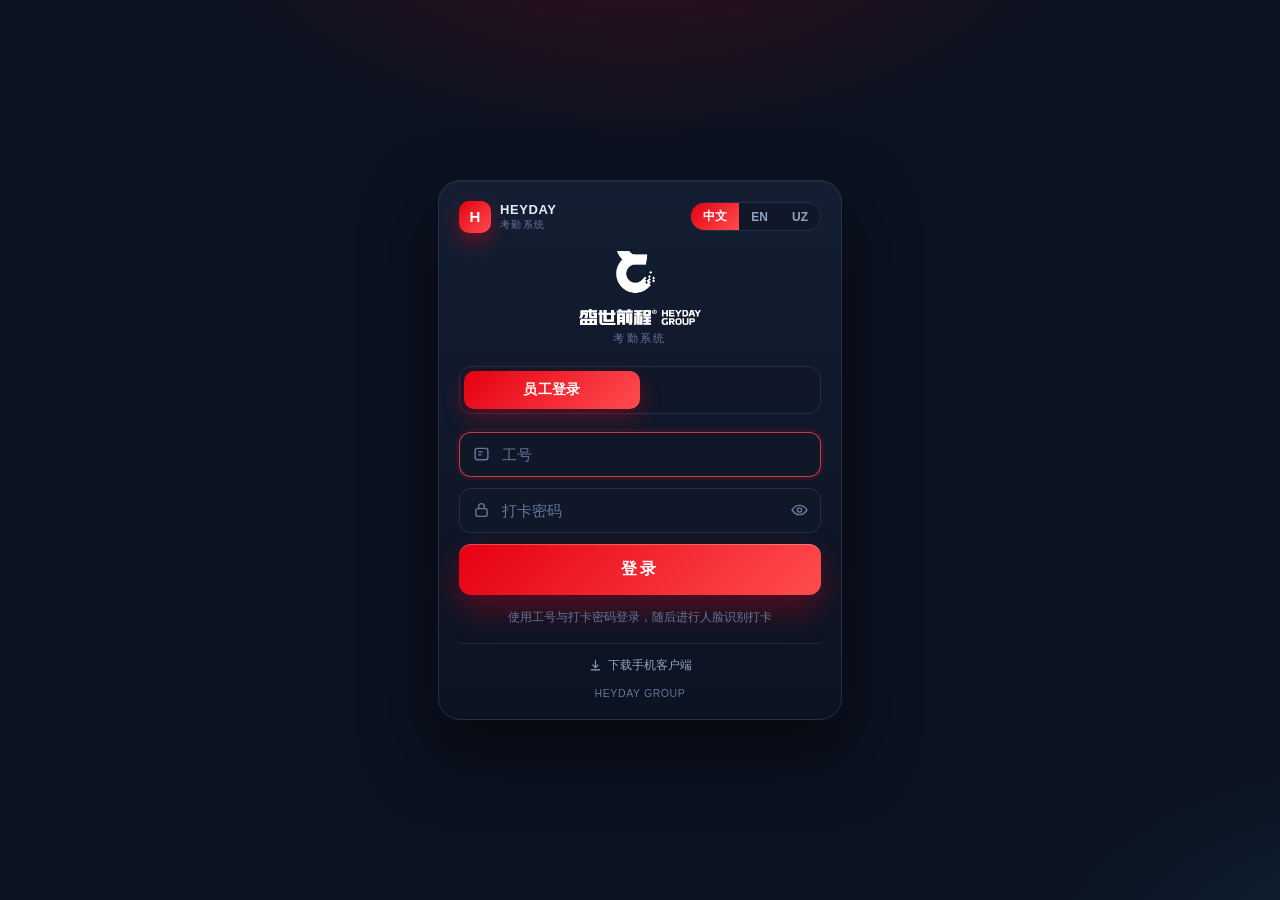
<file: index.html>
<!DOCTYPE html>
<html lang="zh-CN">
<head>
<meta charset="UTF-8">
<meta name="viewport" content="width=device-width, initial-scale=1.0, viewport-fit=cover">
<title data-i18n="app_title">考勤系统</title>
<meta name="theme-color" content="#0b1220">
<meta name="apple-mobile-web-app-capable" content="yes">
<meta name="apple-mobile-web-app-status-bar-style" content="black-translucent">
<script src="./static/js/i18n.js?v=1790492660"></script>
<style>
:root{
  --bg:#0b1220; --card:#131c30; --card2:#0f1729; --line:#22304d; --line2:#1a2740;
  --txt:#e6edf7; --sub:#8fa3c2; --dim:#63779a;
  --brand:#e60012; --brand2:#ff4d4f;
  --acc:#38bdf8; --acc2:#22d3ee;
  --ok:#34d399; --warn:#fbbf24; --bad:#f87171;
}
*{box-sizing:border-box;margin:0;padding:0;-webkit-tap-highlight-color:transparent}
body{
  background:var(--bg);color:var(--txt);min-height:100vh;display:flex;align-items:center;justify-content:center;
  padding:20px 16px calc(20px + env(safe-area-inset-bottom));
  font-family:-apple-system,BlinkMacSystemFont,"PingFang SC","Microsoft YaHei",sans-serif;
  position:relative;overflow-x:hidden;
}
body::before{
  content:"";position:fixed;inset:0;z-index:-1;pointer-events:none;
  background:
    radial-gradient(760px 420px at 50% -12%, rgba(230,0,18,.20), transparent 62%),
    radial-gradient(620px 380px at 108% 108%, rgba(56,189,248,.11), transparent 60%),
    var(--bg);
}

/* ---------- 卡片 ---------- */
.box{
  width:100%;max-width:404px;padding:20px;border-radius:22px;
  background:linear-gradient(180deg,rgba(21,31,52,.94),rgba(12,19,34,.97));
  border:1px solid var(--line);
  box-shadow:0 30px 70px rgba(0,0,0,.55), inset 0 1px 0 rgba(255,255,255,.05);
  animation:up .45s cubic-bezier(.2,.8,.3,1) both;
}
@keyframes up{from{opacity:0;transform:translateY(12px)}to{opacity:1;transform:none}}

/* ---------- 顶栏 ---------- */
.topbar{display:flex;align-items:center;justify-content:space-between;gap:10px;margin-bottom:18px}
.brand{display:flex;align-items:center;gap:9px;min-width:0}
.brand .logo{
  width:32px;height:32px;border-radius:10px;flex:0 0 auto;display:grid;place-items:center;
  background:linear-gradient(135deg,var(--brand),var(--brand2));
  color:#fff;font-weight:800;font-size:15px;box-shadow:0 8px 20px rgba(230,0,18,.42);
}
.brand .b1{font-size:13px;font-weight:700;letter-spacing:.6px;line-height:1.2}
.brand .b2{font-size:10px;color:var(--dim);letter-spacing:1.4px;text-transform:uppercase;line-height:1.4}
.lang-switch{display:inline-flex;border:1px solid var(--line);border-radius:20px;overflow:hidden;background:var(--card2);flex:0 0 auto}
.lang-switch .lang-btn{background:transparent;color:var(--sub);border:none;border-radius:0;padding:5px 12px;font-size:12px;font-weight:700;cursor:pointer;transition:.18s}
.lang-switch .lang-btn.active{background:linear-gradient(135deg,var(--brand),var(--brand2));color:#fff}

/* ---------- 主视觉 ---------- */
.hero{text-align:center;margin:2px 0 20px}
.hero .hl{
  width:60px;height:60px;margin:0 auto 14px;border-radius:19px;display:grid;place-items:center;
  background:linear-gradient(135deg,var(--brand),var(--brand2));
  font-size:27px;font-weight:800;color:#fff;box-shadow:0 16px 40px rgba(230,0,18,.42);
}
.hero h1{font-size:19px;font-weight:700;letter-spacing:.5px}
.hero-logo{height:74px;max-width:62%;object-fit:contain;display:block;margin:0 auto}
.hero .sub{font-size:10.5px;color:var(--dim);letter-spacing:2.4px;text-transform:uppercase;margin-top:7px}

/* ---------- 分段切换 ---------- */
.seg{position:relative;display:grid;grid-template-columns:1fr 1fr;background:var(--card2);border:1px solid var(--line);border-radius:13px;padding:4px;margin-bottom:18px}
.seg-ind{
  position:absolute;top:4px;left:4px;width:calc(50% - 4px);height:calc(100% - 8px);border-radius:10px;
  background:linear-gradient(135deg,var(--brand),var(--brand2));
  box-shadow:0 8px 20px rgba(230,0,18,.34);transition:transform .28s cubic-bezier(.4,1.25,.5,1);
}
.seg.role-admin .seg-ind{transform:translateX(100%)}
.seg-btn{
  position:relative;z-index:1;background:none;border:none;color:var(--sub);cursor:pointer;
  font-family:inherit;font-size:13.5px;font-weight:700;letter-spacing:.3px;padding:10px 6px;border-radius:10px;transition:color .2s;
}
.seg-btn.active{color:#fff}

/* ---------- 表单 ---------- */
.login-form{min-width:0}
.inp{position:relative;margin-bottom:11px}
.inp .ico{position:absolute;left:14px;top:50%;transform:translateY(-50%);color:var(--dim);pointer-events:none;display:flex}
.inp input{padding-left:42px}
.inp.has-eye input{padding-right:44px}
input{
  width:100%;background:var(--card2);border:1px solid var(--line);color:var(--txt);
  padding:13px;border-radius:12px;font-size:15px;outline:none;transition:.18s;
  font-family:inherit;
}
input::placeholder{color:var(--dim)}
input:focus{border-color:rgba(255,77,79,.75);box-shadow:0 0 0 3px rgba(230,0,18,.13)}
.eye{
  position:absolute;right:5px;top:50%;transform:translateY(-50%);background:none;border:none;
  color:var(--dim);cursor:pointer;padding:8px;border-radius:9px;display:flex;transition:.18s;
}
.eye:hover{color:var(--sub);background:rgba(255,255,255,.05)}

/* ---------- 按钮 ---------- */
button{font-family:inherit;font-size:14px;cursor:pointer}
.btn{
  display:block;width:100%;border:1px solid var(--line);background:var(--card2);color:var(--txt);
  padding:12px 14px;border-radius:12px;transition:.18s;text-align:center;text-decoration:none;
}
.btn.primary{
  border:none;color:#fff;font-weight:800;font-size:16px;letter-spacing:3px;padding:15px;
  background:linear-gradient(135deg,var(--brand),var(--brand2));
  box-shadow:0 14px 32px rgba(230,0,18,.34), inset 0 1px 0 rgba(255,255,255,.25);
}
.btn.primary:active{transform:translateY(1px)}
.btn.primary.busy{opacity:.72;cursor:progress;letter-spacing:1px}
.btn.primary.busy .sp{display:inline-block}
.sp{display:none;width:13px;height:13px;margin-right:8px;vertical-align:-1px;border-radius:50%;
  border:2px solid rgba(255,255,255,.35);border-top-color:#fff;animation:spin .7s linear infinite}
@keyframes spin{to{transform:rotate(360deg)}}

/* ---------- 状态提示 ---------- */
.status-card{
  display:none;align-items:flex-start;gap:10px;border-radius:13px;padding:11px 13px;
  font-size:13px;line-height:1.6;margin-top:13px;border:1px solid transparent;
}
.status-card.show{display:flex;animation:up .3s ease both}
.status-card .si{
  width:21px;height:21px;border-radius:50%;flex:0 0 auto;display:grid;place-items:center;
  font-size:12px;font-weight:800;background:rgba(255,255,255,.13);margin-top:1px;
}
.status-card.bad{background:rgba(248,113,113,.1);border-color:rgba(248,113,113,.3);color:#fbc4c4}
.status-card.bad .si{background:rgba(248,113,113,.22);color:var(--bad)}
.status-card.info{background:rgba(56,189,248,.09);border-color:rgba(56,189,248,.26);color:#bcd7f0}
.status-card.info .si{background:rgba(56,189,248,.2);color:var(--acc)}

/* ---------- 说明 / 页脚 ---------- */
.hint{font-size:11.5px;color:var(--dim);line-height:1.7;text-align:center;margin-top:13px}
.foot{margin-top:16px;padding-top:13px;border-top:1px solid var(--line2);text-align:center}
.foot a{color:var(--sub);font-size:12px;text-decoration:none;display:inline-flex;align-items:center;gap:6px}
.foot a:hover{color:var(--acc)}
.cr{text-align:center;font-size:10.5px;color:var(--dim);letter-spacing:.6px;margin-top:11px}
.hidden{display:none !important}

@media(max-width:400px){
  .box{padding:17px;border-radius:18px}
  .hero-logo{height:63px}
  .btn.primary{letter-spacing:2px;font-size:15px}
}
</style>
<style>#tab-admin{display:none!important}</style>
<script>window.ATT_API_BASE='https://attendance.heyday-global.com';function attAuthHdr(){var t=localStorage.getItem('att_token');return t?{Authorization:'Bearer '+t}:{}};</script>
</head>
<body>
<div class="box">
  <div class="topbar">
    <div class="brand">
      <div class="logo">H</div>
      <div class="bt">
        <div class="b1">HEYDAY</div>
        <div class="b2" data-i18n="app_title">考勤系统</div>
      </div>
    </div>
    <div class="lang-switch" id="lang-box"></div>
  </div>

  <div class="hero">
    <img class="hero-logo" src="./static/img/logo_white.png?v=1790240433" alt="北京盛世前程">
    <div class="sub" data-i18n="app_title">考勤系统</div>
  </div>

  <div class="seg" id="roleSeg">
    <span class="seg-ind"></span>
    <button type="button" class="seg-btn active" id="tab-emp" onclick="switchTab('emp')" data-i18n="employee_login">员工登录</button>
    <button type="button" class="seg-btn" id="tab-admin" onclick="switchTab('admin')" data-i18n="admin_login">管理员登录</button>
  </div>

  <!-- 员工 -->
  <form class="login-form" id="form-emp" onsubmit="doLogin('emp'); return false;">
    <div class="inp">
      <span class="ico"><svg width="17" height="17" viewBox="0 0 24 24" fill="none" stroke="currentColor" stroke-width="2" stroke-linecap="round"><rect x="3" y="4" width="18" height="16" rx="3"/><path d="M8 9h5M8 13h3"/></svg></span>
      <input id="emp-no" data-i18n-placeholder="employee_no" placeholder="工号" autocomplete="username" autocapitalize="none" autocorrect="off" spellcheck="false">
    </div>
    <div class="inp has-eye">
      <span class="ico"><svg width="17" height="17" viewBox="0 0 24 24" fill="none" stroke="currentColor" stroke-width="2" stroke-linecap="round"><rect x="4" y="10" width="16" height="11" rx="3"/><path d="M8 10V7a4 4 0 0 1 8 0v3"/></svg></span>
      <input id="emp-pin" type="password" data-i18n-placeholder="pin" placeholder="打卡密码" autocomplete="current-password" inputmode="numeric" pattern="[0-9]*">
      <button type="button" class="eye" onclick="togglePwd('emp-pin',this)" data-i18n-title="pwd_show"></button>
    </div>
    <button class="btn primary" id="btn-emp" type="submit"><span class="sp"></span><span class="lbl" data-i18n="login">登录</span></button>
    <div class="hint" data-i18n="login_hint_emp">使用工号与打卡密码登录，随后进行人脸识别打卡</div>
  </form>

  <!-- 管理员 -->
  <form class="login-form hidden" id="form-admin" onsubmit="doLogin('admin'); return false;">
    <div class="inp">
      <span class="ico"><svg width="17" height="17" viewBox="0 0 24 24" fill="none" stroke="currentColor" stroke-width="2" stroke-linecap="round"><circle cx="12" cy="8" r="4"/><path d="M4 20c0-4 3.6-6 8-6s8 2 8 6"/></svg></span>
      <input id="adm-user" data-i18n-placeholder="username" placeholder="用户名" autocomplete="username">
    </div>
    <div class="inp has-eye">
      <span class="ico"><svg width="17" height="17" viewBox="0 0 24 24" fill="none" stroke="currentColor" stroke-width="2" stroke-linecap="round"><rect x="4" y="10" width="16" height="11" rx="3"/><path d="M8 10V7a4 4 0 0 1 8 0v3"/></svg></span>
      <input id="adm-pass" type="password" data-i18n-placeholder="password" placeholder="密码" autocomplete="current-password">
      <button type="button" class="eye" onclick="togglePwd('adm-pass',this)" data-i18n-title="pwd_show"></button>
    </div>
    <button class="btn primary" id="btn-admin" type="submit"><span class="sp"></span><span class="lbl" data-i18n="login">登录</span></button>
    <div class="hint" data-i18n="login_hint_admin">仅限考勤管理员使用，登录后可管理员工与打卡数据</div>
  </form>

  <div class="status-card" id="msg"></div>

  <div class="foot">
    <a href="./download.html">
      <svg width="13" height="13" viewBox="0 0 24 24" fill="none" stroke="currentColor" stroke-width="2" stroke-linecap="round"><path d="M12 3v12"/><path d="M7 11l5 5 5-5"/><path d="M4 20h16"/></svg>
      <span data-i18n="get_app">下载手机客户端</span>
    </a>
  </div>
  <div class="cr">HEYDAY GROUP</div>
</div>

<script>
// I18N / tr / applyI18n / setLang / renderLangSwitcher 由 /static/js/i18n.js 全局提供
const SVG_EYE = '<svg width="17" height="17" viewBox="0 0 24 24" fill="none" stroke="currentColor" stroke-width="2" stroke-linecap="round"><path d="M1.5 12S5.6 5.5 12 5.5 22.5 12 22.5 12 18.4 18.5 12 18.5 1.5 12 1.5 12z"/><circle cx="12" cy="12" r="3"/></svg>';
const SVG_EYE_OFF = '<svg width="17" height="17" viewBox="0 0 24 24" fill="none" stroke="currentColor" stroke-width="2" stroke-linecap="round"><path d="M3 3l18 18"/><path d="M10.6 10.6a3 3 0 0 0 4.2 4.2"/><path d="M9.9 5.2A11 11 0 0 1 12 5c6.4 0 10.5 7 10.5 7a18.6 18.6 0 0 1-3.3 4.1"/><path d="M6.2 6.3A18.5 18.5 0 0 0 1.5 12S5.6 19 12 19a10.9 10.9 0 0 0 4.3-.9"/></svg>';

let currentTab = 'emp';

function togglePwd(id, btn) {
  const el = document.getElementById(id);
  const show = el.type === 'password';
  el.type = show ? 'text' : 'password';
  btn.innerHTML = show ? SVG_EYE_OFF : SVG_EYE;
  btn.title = tr(show ? 'pwd_hide' : 'pwd_show');
}

function switchTab(role) {
  currentTab = role;
  document.getElementById('tab-emp').classList.toggle('active', role === 'emp');
  document.getElementById('tab-admin').classList.toggle('active', role === 'admin');
  document.getElementById('roleSeg').classList.toggle('role-admin', role === 'admin');
  document.getElementById('form-emp').classList.toggle('hidden', role !== 'emp');
  document.getElementById('form-admin').classList.toggle('hidden', role !== 'admin');
  clearMsg();
  const first = document.getElementById(role === 'emp' ? 'emp-no' : 'adm-user');
  if (first && window.matchMedia('(min-width: 820px)').matches) first.focus();
}

function clearMsg() {
  const box = document.getElementById('msg');
  box.className = 'status-card';
  box.innerHTML = '';
}

function showMsg(text, isErr) {
  const box = document.getElementById('msg');
  box.className = 'status-card show ' + (isErr ? 'bad' : 'info');
  box.innerHTML = '';
  const i = document.createElement('span');
  i.className = 'si';
  i.textContent = isErr ? '!' : 'i';
  const t = document.createElement('span');
  t.className = 'st';
  t.textContent = text || '';
  box.appendChild(i);
  box.appendChild(t);
}

function setBusy(btn, busy) {
  if (!btn) return;
  btn.disabled = !!busy;
  btn.classList.toggle('busy', !!busy);
  const lbl = btn.querySelector('.lbl');
  if (lbl) lbl.textContent = tr(busy ? 'logging_in' : 'login');
  document.querySelectorAll('#form-emp input, #form-admin input').forEach(el => { el.disabled = !!busy; });
}

async function doLogin(role) {
  const btn = document.getElementById(role === 'emp' ? 'btn-emp' : 'btn-admin');
  const no = document.getElementById('emp-no').value.trim();
  const pin = document.getElementById('emp-pin').value;
  const user = document.getElementById('adm-user').value.trim();
  const pass = document.getElementById('adm-pass').value;

  if (role === 'emp' ? (!no || !pin) : (!user || !pass)) {
    showMsg(tr('fields_required'), true);
    return false;
  }
  const body = role === 'emp'
    ? { role: 'employee', employee_no: no, pin: pin }
    : { role: 'admin', username: user, password: pass };

  clearMsg();
  setBusy(btn, true);
  const ctl = (typeof AbortController !== 'undefined') ? new AbortController() : null;
  const tmr = ctl ? setTimeout(() => ctl.abort(), 15000) : null;
  let data = null, netFail = false;
  try {
    const res = await fetch(window.ATT_API_BASE+'/login', {
      method: 'POST',
      headers: { 'Content-Type': 'application/json' },
      body: JSON.stringify(body),
      signal: ctl ? ctl.signal : undefined
    });
    data = await res.json();
  } catch (e) {
    // 网络层失败（连不上服务器/超时/响应非 JSON）≠ 账号密码错误，必须区分提示
    netFail = true;
    showMsg(tr(e && e.name === 'AbortError' ? 'net_timeout' : 'net_error'), true);
  } finally {
    if (tmr) clearTimeout(tmr);
  }
  setBusy(btn, false);
  if (netFail) return false;

  if (data && data.ok) {
    if (role === 'emp' && data.token) {
      try { localStorage.setItem('att_token', data.token); } catch (e) {}
    }
    location.href = role === 'emp' ? './employee.html' : window.ATT_API_BASE + '/admin';
    return false;
  }
  showMsg(tr((data && data.code) || 'login_failed', data && data.error), true);
  return false;
}

document.querySelectorAll('.eye').forEach(b => { b.innerHTML = SVG_EYE; });
document.addEventListener('langchange', () => {
  clearMsg();
  document.querySelectorAll('.eye').forEach(b => {
    const inp = b.previousElementSibling;
    if (inp) b.title = tr(inp.type === 'password' ? 'pwd_show' : 'pwd_hide');
  });
});
switchTab(location.pathname.indexOf('/admin') === 0 ? 'admin' : 'emp');
renderLangSwitcher('lang-box');
applyI18n();
</script>
</body>
</html>
</file>
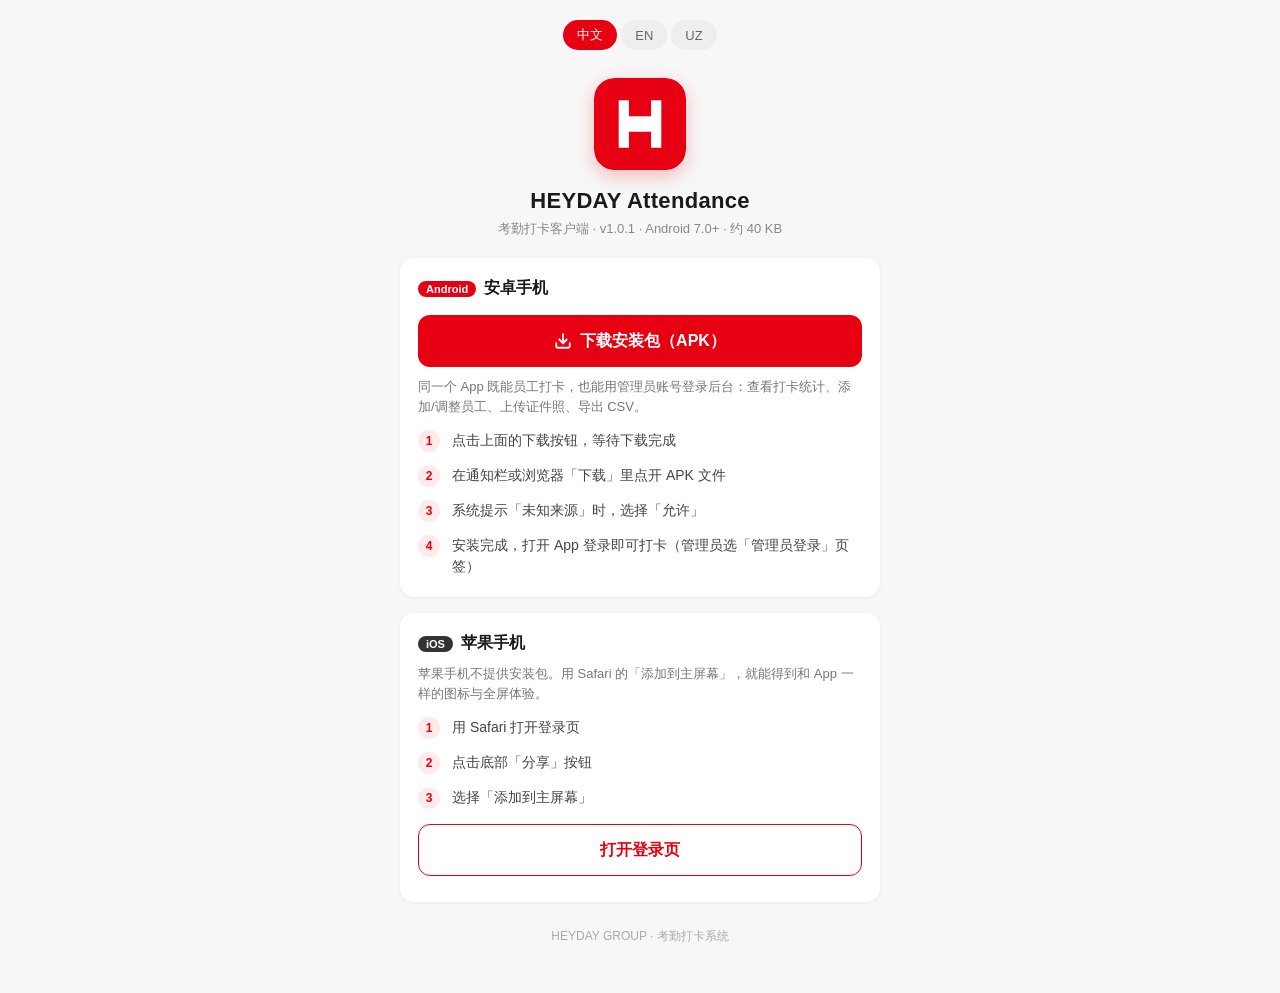
<file: download.html>
<!DOCTYPE html>
<html lang="zh">
<head>
<meta charset="UTF-8">
<meta name="viewport" content="width=device-width, initial-scale=1, viewport-fit=cover">
<meta name="theme-color" content="#E60012">
<title>HEYDAY Attendance · 下载</title>
<style>
  * { margin: 0; padding: 0; box-sizing: border-box; }
  body {
    font-family: -apple-system, BlinkMacSystemFont, "Segoe UI", "PingFang SC",
                 "Microsoft YaHei", "Helvetica Neue", Arial, sans-serif;
    background: #f7f7f7; color: #1a1a1a;
    min-height: 100vh; padding: 20px 16px 48px;
  }
  .wrap { max-width: 480px; margin: 0 auto; }
  .lang { display: flex; justify-content: center; gap: 4px; margin-bottom: 20px; }
  .lang button {
    border: none; background: #eee; color: #666; font-size: 13px;
    padding: 6px 14px; border-radius: 999px; cursor: pointer;
  }
  .lang button.on { background: #e60012; color: #fff; }
  .hero { text-align: center; padding: 8px 0 20px; }
  .hero svg { width: 92px; height: 92px; border-radius: 20px;
              box-shadow: 0 6px 18px rgba(230,0,18,.25); }
  .hero h1 { font-size: 22px; margin-top: 14px; letter-spacing: .3px; }
  .hero .meta { font-size: 13px; color: #888; margin-top: 6px; }
  .card {
    background: #fff; border-radius: 14px; padding: 20px 18px;
    margin-bottom: 16px; box-shadow: 0 1px 4px rgba(0,0,0,.06);
  }
  .card h2 { font-size: 16px; display: flex; align-items: center; gap: 8px; }
  .badge {
    font-size: 11px; font-weight: 600; color: #fff; padding: 2px 8px;
    border-radius: 999px; background: #e60012;
  }
  .badge.ios { background: #333; }
  .btn {
    display: flex; align-items: center; justify-content: center; gap: 8px;
    background: #e60012; color: #fff; text-decoration: none;
    font-size: 16px; font-weight: 600; border-radius: 12px;
    height: 52px; margin: 16px 0 6px;
  }
  .btn:active { opacity: .85; }
  .btn.ghost { background: #fff; color: #e60012; border: 1.5px solid #e60012; }
  ol { margin: 14px 0 0 0; list-style: none; counter-reset: s; }
  ol li {
    counter-increment: s; position: relative; padding: 0 0 14px 34px;
    font-size: 14px; color: #444; line-height: 1.5;
  }
  ol li::before {
    content: counter(s); position: absolute; left: 0; top: 0;
    width: 22px; height: 22px; border-radius: 50%; background: #fdeaea;
    color: #e60012; font-size: 12px; font-weight: 700;
    display: flex; align-items: center; justify-content: center;
  }
  ol li:last-child { padding-bottom: 0; }
  .ios-hint { font-size: 13px; color: #777; margin-top: 10px; line-height: 1.5; }
  .foot { text-align: center; font-size: 12px; color: #aaa; margin-top: 26px; }
</style>
<script>window.ATT_API_BASE='https://attendance.heyday-global.com';function attAuthHdr(){var t=localStorage.getItem('att_token');return t?{Authorization:'Bearer '+t}:{}};</script>
</head>
<body>
<div class="wrap">

  <div class="lang">
    <button data-l="zh" class="on">中文</button>
    <button data-l="en">EN</button>
    <button data-l="uz">UZ</button>
  </div>

  <div class="hero">
    <svg viewBox="0 0 108 108" aria-hidden="true">
      <rect width="108" height="108" rx="24" fill="#E60012"/>
      <path d="M29,26h12v19h26v-19h12v56h-12v-19h-26v19h-12z" fill="#fff"/>
    </svg>
    <h1>HEYDAY Attendance</h1>
    <p class="meta" data-k="meta"></p>
  </div>

  <div class="card">
    <h2><span class="badge">Android</span><span data-k="dl_android"></span></h2>
    <a class="btn" href="./static/download/heyday-attendance-1.0.1.apk?v=1790235768" download>
      <svg width="18" height="18" viewBox="0 0 24 24" fill="none" stroke="currentColor" stroke-width="2.4" stroke-linecap="round" stroke-linejoin="round"><path d="M21 15v4a2 2 0 0 1-2 2H5a2 2 0 0 1-2-2v-4"/><polyline points="7 10 12 15 17 10"/><line x1="12" y1="15" x2="12" y2="3"/></svg>
      <span data-k="dl_btn"></span>
    </a>
    <p class="ios-hint" data-k="admin_note"></p>
    <ol>
      <li data-k="s1"></li>
      <li data-k="s2"></li>
      <li data-k="s3"></li>
      <li data-k="s4"></li>
    </ol>
  </div>

  <div class="card">
    <h2><span class="badge ios">iOS</span><span data-k="dl_ios"></span></h2>
    <p class="ios-hint" data-k="ios_hint"></p>
    <ol>
      <li data-k="i1"></li>
      <li data-k="i2"></li>
      <li data-k="i3"></li>
    </ol>
    <a class="btn ghost" href="./index.html"><span data-k="dl_open"></span></a>
  </div>

  <p class="foot">HEYDAY GROUP · <span data-k="foot"></span></p>
</div>

<script>
var T = {
  zh: {
    meta: "考勤打卡客户端 · v1.0.1 · Android 7.0+ · 约 40 KB",
    dl_android: "安卓手机",
    dl_btn: "下载安装包（APK）",
    admin_note: "同一个 App 既能员工打卡，也能用管理员账号登录后台：查看打卡统计、添加/调整员工、上传证件照、导出 CSV。",
    s1: "点击上面的下载按钮，等待下载完成",
    s2: "在通知栏或浏览器「下载」里点开 APK 文件",
    s3: "系统提示「未知来源」时，选择「允许」",
    s4: "安装完成，打开 App 登录即可打卡（管理员选「管理员登录」页签）",
    dl_ios: "苹果手机",
    ios_hint: "苹果手机不提供安装包。用 Safari 的「添加到主屏幕」，就能得到和 App 一样的图标与全屏体验。",
    i1: "用 Safari 打开登录页",
    i2: "点击底部「分享」按钮",
    i3: "选择「添加到主屏幕」",
    dl_open: "打开登录页",
    foot: "考勤打卡系统"
  },
  en: {
    meta: "Attendance app · v1.0.1 · Android 7.0+ · ~40 KB",
    dl_android: "Android phones",
    dl_btn: "Download APK",
    admin_note: "The same app also works for admins: sign in with your admin account to view statistics, add or edit employees, upload ID photos and export CSV.",
    s1: "Tap the download button above and wait for it to finish",
    s2: "Open the APK from notifications or your browser downloads",
    s3: "When asked about unknown sources, tap Allow",
    s4: "Install finished — open the app and log in to punch in",
    dl_ios: "iPhone / iPad",
    ios_hint: "iOS does not support APK install. Use Safari's Add to Home Screen for the same icon and full-screen experience.",
    i1: "Open the login page in Safari",
    i2: "Tap the Share button at the bottom",
    i3: "Choose Add to Home Screen",
    dl_open: "Open login page",
    foot: "Attendance system"
  },
  uz: {
    meta: "Davomat ilovasi · v1.0.1 · Android 7.0+ · ~40 KB",
    dl_android: "Android telefonlar",
    dl_btn: "APK yuklab olish",
    admin_note: "Bir ilova ham xodim, ham administrator uchun: statistika, xodimlarni qo'shish/tahrirlash, rasm yuklash va CSV eksport.",
    s1: "Yuqoridagi yuklab olish tugmasini bosing va tugashini kutib turing",
    s2: "APK faylini bildirishnomalar yoki brauzer yuklamalaridan oching",
    s3: "«Noma'lum manba» so'ralganda «Ruxsat berish»ni tanlang",
    s4: "O'rnatish tugadi — ilovani ochib kiring va belgilang",
    dl_ios: "iPhone / iPad",
    ios_hint: "iOS APK o'rnatishga ruxsat bermaydi. Safaridagi «Asosiy ekranga qo'shish» xuddi ilovadek ishlaydi.",
    i1: "Kirish sahifasini Safarida oching",
    i2: "Pastdagi «Ulashish» tugmasini bosing",
    i3: "«Asosiy ekranga qo'shish»ni tanlang",
    dl_open: "Kirish sahifasini ochish",
    foot: "Davomat tizimi"
  }
};

function setLang(l) {
  var d = T[l] || T.zh;
  var els = document.querySelectorAll("[data-k]");
  for (var i = 0; i < els.length; i++) {
    var k = els[i].getAttribute("data-k");
    if (d[k]) els[i].textContent = d[k];
  }
  var bs = document.querySelectorAll(".lang button");
  for (var j = 0; j < bs.length; j++) {
    bs[j].classList.toggle("on", bs[j].getAttribute("data-l") === l);
  }
  document.documentElement.lang = l === "zh" ? "zh" : l;
  try { localStorage.setItem("att_dl_lang", l); } catch (e) {}
}
document.querySelectorAll(".lang button").forEach(function (b) {
  b.addEventListener("click", function () { setLang(b.getAttribute("data-l")); });
});
var saved = "zh";
try { saved = localStorage.getItem("att_dl_lang") || "zh"; } catch (e) {}
setLang(saved);
</script>
</body>
</html>
</file>
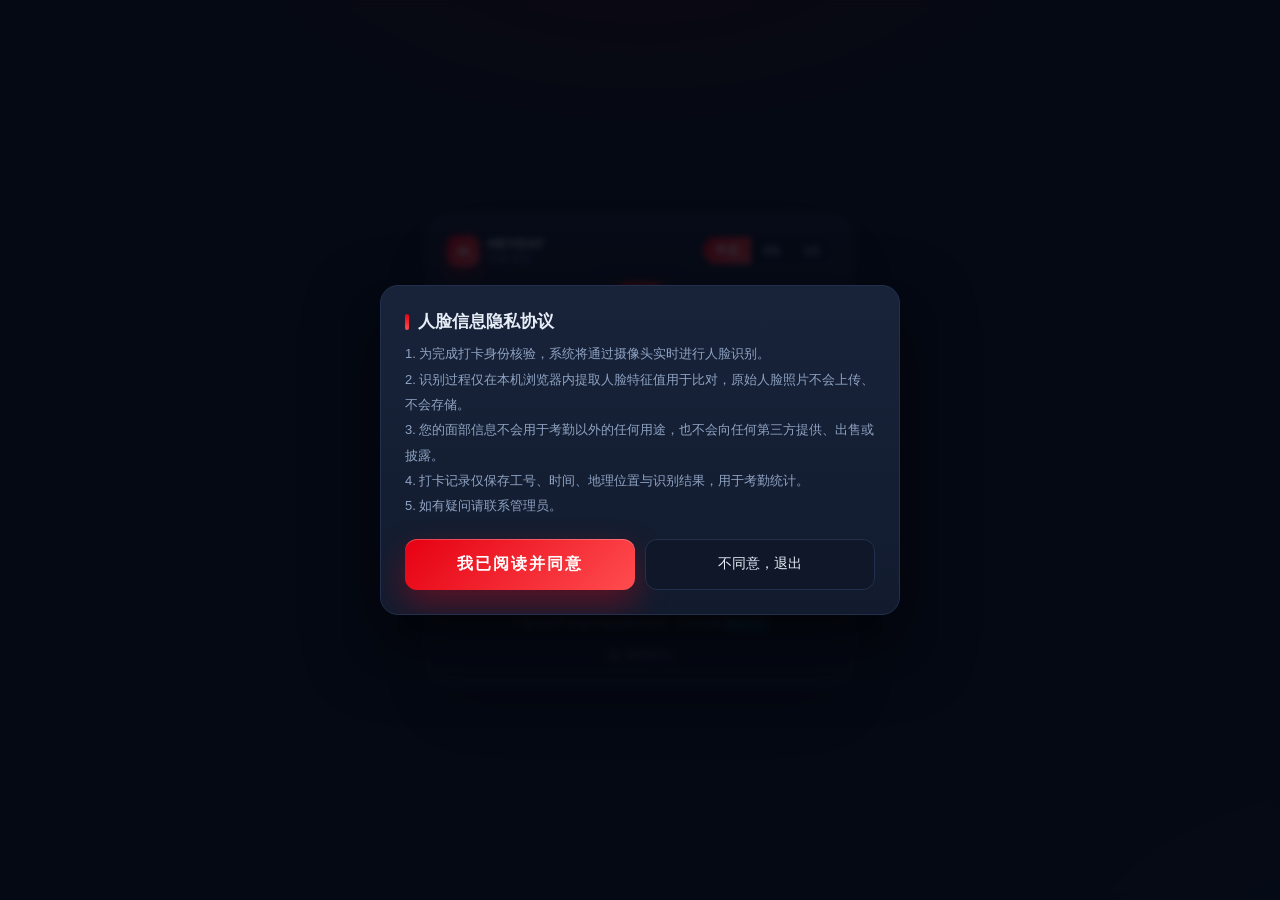
<file: employee.html>
<!DOCTYPE html>
<html lang="zh-CN">
<head>
<meta charset="UTF-8">
<meta name="viewport" content="width=device-width, initial-scale=1.0, viewport-fit=cover">
<title data-i18n="emp_title">员工打卡</title>
<link rel="manifest" href="/manifest.webmanifest">
<meta name="theme-color" content="#0b1220">
<meta name="apple-mobile-web-app-capable" content="yes">
<meta name="apple-mobile-web-app-status-bar-style" content="black-translucent">
<meta name="apple-mobile-web-app-title" content="HEYDAY">
<script src="./static/js/i18n.js?v=1790492660"></script>
<script src="./static/js/vendor/face-api.min.js?v=1790225859"></script>
<style>
:root{
  --bg:#0b1220; --card:#131c30; --card2:#0f1729; --line:#22304d; --line2:#1a2740;
  --txt:#e6edf7; --sub:#8fa3c2; --dim:#63779a;
  --brand:#e60012; --brand2:#ff4d4f; --brand-soft:rgba(230,0,18,.14);
  --acc:#38bdf8; --acc2:#22d3ee;
  --ok:#34d399; --warn:#fbbf24; --bad:#f87171;
}
*{box-sizing:border-box;margin:0;padding:0;-webkit-tap-highlight-color:transparent}
body{
  background:var(--bg);color:var(--txt);min-height:100vh;display:flex;align-items:center;justify-content:center;
  padding:20px 16px calc(20px + env(safe-area-inset-bottom));
  font-family:-apple-system,BlinkMacSystemFont,"PingFang SC","Microsoft YaHei",sans-serif;
  position:relative;overflow-x:hidden;
}
/* 背景光晕：顶部品牌红 + 右下科技蓝，避免纯色板的单调 */
body::before{
  content:"";position:fixed;inset:0;z-index:-1;pointer-events:none;
  background:
    radial-gradient(760px 420px at 50% -12%, rgba(230,0,18,.20), transparent 62%),
    radial-gradient(620px 380px at 108% 108%, rgba(56,189,248,.11), transparent 60%),
    var(--bg);
}

/* ---------- 卡片 ---------- */
.box{
  width:100%;max-width:428px;padding:20px;border-radius:22px;
  background:linear-gradient(180deg,rgba(21,31,52,.94),rgba(12,19,34,.97));
  border:1px solid var(--line);
  box-shadow:0 30px 70px rgba(0,0,0,.55), inset 0 1px 0 rgba(255,255,255,.05);
}

/* ---------- 顶栏 ---------- */
.topbar{display:flex;align-items:center;justify-content:space-between;gap:10px;margin-bottom:16px}
.brand{display:flex;align-items:center;gap:9px;min-width:0}
.brand .logo{
  width:32px;height:32px;border-radius:10px;flex:0 0 auto;display:grid;place-items:center;
  background:linear-gradient(135deg,var(--brand),var(--brand2));
  color:#fff;font-weight:800;font-size:15px;letter-spacing:0;
  box-shadow:0 8px 20px rgba(230,0,18,.42);
}
.brand .bt{min-width:0}
.brand .b1{font-size:13px;font-weight:700;letter-spacing:.6px;line-height:1.2}
.brand .b2{font-size:10px;color:var(--dim);letter-spacing:1.4px;text-transform:uppercase;line-height:1.4}
.lang-switch{display:inline-flex;border:1px solid var(--line);border-radius:20px;overflow:hidden;background:var(--card2);flex:0 0 auto}
.lang-switch .lang-btn{background:transparent;color:var(--sub);border:none;border-radius:0;padding:5px 12px;font-size:12px;font-weight:700;cursor:pointer;transition:.18s}
.lang-switch .lang-btn.active{background:linear-gradient(135deg,var(--brand),var(--brand2));color:#fff}

/* ---------- 安装提示 ---------- */
.install{display:flex;align-items:center;gap:10px;background:rgba(56,189,248,.09);border:1px solid rgba(56,189,248,.3);border-radius:12px;padding:10px 12px;margin-bottom:14px;font-size:12px;color:var(--sub);line-height:1.55}
.install span{flex:1;min-width:0}

/* ---------- 时钟 ---------- */
.clock{text-align:center;margin:2px 0 18px}
.clock .t{
  font-size:44px;line-height:1.05;font-weight:700;letter-spacing:2.5px;
  font-variant-numeric:tabular-nums;font-feature-settings:"tnum";
  color:#f2f7ff;text-shadow:0 0 26px rgba(120,180,255,.22);
}
.clock .d{font-size:12px;color:var(--sub);margin-top:7px;letter-spacing:.3px}
.chips{display:flex;gap:7px;justify-content:center;flex-wrap:wrap;margin-top:11px}
.chip{
  display:inline-flex;align-items:center;gap:6px;padding:4px 11px;border-radius:20px;
  font-size:11.5px;line-height:1.5;white-space:nowrap;
  background:rgba(56,189,248,.08);border:1px solid rgba(56,189,248,.22);color:#bcd7f0;
}
.chip.bj{background:rgba(255,255,255,.045);border-color:var(--line);color:var(--sub)}
.chip .k{color:var(--dim)}
.chip svg{opacity:.7;flex:0 0 auto}

/* ---------- 登录视图 ---------- */
.lg-head{text-align:center;margin:6px 0 20px}
.lg-head .lg-logo{
  width:58px;height:58px;margin:0 auto 14px;border-radius:18px;display:grid;place-items:center;
  background:linear-gradient(135deg,var(--brand),var(--brand2));
  font-size:26px;font-weight:800;color:#fff;box-shadow:0 16px 38px rgba(230,0,18,.42);
}
.lg-head h1{font-size:19px;letter-spacing:.5px;font-weight:700}
.lg-head .sub{font-size:11.5px;color:var(--dim);letter-spacing:2px;text-transform:uppercase;margin-top:6px}

.inp{position:relative;margin-bottom:11px}
.inp .ico{position:absolute;left:14px;top:50%;transform:translateY(-50%);color:var(--dim);pointer-events:none;display:flex}
.inp input{padding-left:41px}
input{
  width:100%;background:var(--card2);border:1px solid var(--line);color:var(--txt);
  padding:13px;border-radius:12px;font-size:15px;outline:none;transition:.18s;
}
input::placeholder{color:var(--dim)}
input:focus{border-color:rgba(255,77,79,.75);box-shadow:0 0 0 3px rgba(230,0,18,.13)}

/* ---------- 按钮 ---------- */
button{font-family:inherit;font-size:14px;cursor:pointer}
.btn{
  display:block;width:100%;border:1px solid var(--line);background:var(--card2);color:var(--txt);
  padding:12px 14px;border-radius:12px;transition:.18s;text-align:center;text-decoration:none;
}
.btn:hover{border-color:var(--acc)}
.btn.primary{
  border:none;color:#fff;font-weight:800;font-size:16px;letter-spacing:2px;padding:15px;
  background:linear-gradient(135deg,var(--brand),var(--brand2));
  box-shadow:0 14px 32px rgba(230,0,18,.34), inset 0 1px 0 rgba(255,255,255,.25);
}
.btn.primary:active{transform:translateY(1px)}
.btn.small{width:auto;padding:6px 12px;font-size:12px;border-radius:9px;letter-spacing:0}
.btn:disabled{background:#1a2439;color:var(--dim);border-color:transparent;box-shadow:none;cursor:not-allowed;transform:none}

/* 打卡主按钮 */
.btn-punch{
  width:100%;border:none;border-radius:16px;padding:18px;color:#fff;
  font-size:18px;font-weight:800;letter-spacing:4px;
  background:linear-gradient(135deg,var(--brand),var(--brand2));
  box-shadow:0 16px 36px rgba(230,0,18,.36), inset 0 1px 0 rgba(255,255,255,.28);
  transition:.18s;
}
.btn-punch:active{transform:translateY(1px) scale(.995);box-shadow:0 8px 20px rgba(230,0,18,.32)}
.btn-punch:disabled{background:#1a2439;color:var(--dim);box-shadow:none;cursor:not-allowed;letter-spacing:2px}

.link-btn{
  display:block;width:100%;text-align:center;background:none;border:none;
  color:var(--sub);font-size:12.5px;padding:12px 0 4px;
}
.link-btn:hover{color:var(--acc)}

/* ---------- 员工信息条 ---------- */
.who{
  display:flex;align-items:center;gap:12px;background:var(--card2);
  border:1px solid var(--line);border-radius:15px;padding:11px 13px;margin-bottom:13px;flex-wrap:wrap;
}
.who .av{
  width:40px;height:40px;border-radius:50%;flex:0 0 auto;display:grid;place-items:center;
  background:linear-gradient(135deg,var(--brand),var(--brand2));
  color:#fff;font-weight:800;font-size:16px;box-shadow:0 8px 20px rgba(230,0,18,.32);
}
.who .meta{min-width:0;flex:1}
.who .nm{font-size:14.5px;font-weight:700;white-space:nowrap;overflow:hidden;text-overflow:ellipsis}
.who .no{font-size:11.5px;color:var(--sub);margin-top:2px;letter-spacing:.4px}
.live{display:flex;align-items:center;gap:6px;font-size:11px;color:var(--ok);flex:0 0 auto;max-width:100%;white-space:nowrap;overflow:hidden;text-overflow:ellipsis}
.live .dot{width:6px;height:6px;border-radius:50%;background:currentColor;animation:pulse 2.2s ease-in-out infinite}
.live.loading{color:var(--warn)}
@keyframes pulse{0%,100%{opacity:1;box-shadow:0 0 0 0 rgba(52,211,153,.4)}50%{opacity:.55;box-shadow:0 0 0 5px rgba(52,211,153,0)}}

/* ---------- 摄像头取景器 ---------- */
.cam{
  position:relative;border-radius:18px;overflow:hidden;background:#05080f;
  border:1px solid var(--line);margin-bottom:13px;min-height:236px;
}
.cam video{width:100%;height:100%;display:block;object-fit:cover;min-height:236px;transform:scaleX(-1)}
.cam canvas{display:none}
/* 人脸引导椭圆 */
.cam .guide{position:absolute;inset:0;display:grid;place-items:center;pointer-events:none}
.cam .guide i{
  display:block;width:51%;aspect-ratio:5/7;border-radius:50%;
  border:2px dashed rgba(56,189,248,.5);box-shadow:inset 0 0 40px rgba(56,189,248,.06);
}
/* 四角取景角标 */
.cam .cn{position:absolute;width:24px;height:24px;border:2px solid rgba(56,189,248,.85);pointer-events:none}
.cam .cn.tl{top:11px;left:11px;border-right:0;border-bottom:0;border-radius:8px 0 0 0}
.cam .cn.tr{top:11px;right:11px;border-left:0;border-bottom:0;border-radius:0 8px 0 0}
.cam .cn.bl{bottom:11px;left:11px;border-right:0;border-top:0;border-radius:0 0 0 8px}
.cam .cn.br{bottom:11px;right:11px;border-left:0;border-top:0;border-radius:0 0 8px 0}
.cam .ov{
  position:absolute;left:11px;bottom:11px;display:flex;align-items:center;gap:7px;
  background:rgba(5,8,15,.72);border:1px solid rgba(255,255,255,.09);
  -webkit-backdrop-filter:blur(8px);backdrop-filter:blur(8px);
  color:#d3e3f7;font-size:11.5px;padding:5px 11px;border-radius:20px;max-width:calc(100% - 22px);
}
.cam .ov .dt{width:6px;height:6px;border-radius:50%;background:var(--acc);flex:0 0 auto;animation:pulse 2.2s ease-in-out infinite}
.cam .ov.warn .dt{background:var(--warn)} .cam .ov.bad .dt{background:var(--bad)}
/* 识别中的扫描线 */
.cam .scan{position:absolute;left:0;right:0;height:64px;pointer-events:none;display:none;
  background:linear-gradient(180deg,transparent,rgba(56,189,248,.16),transparent)}
.cam.busy .scan{display:block;animation:scan 1.5s linear infinite}
@keyframes scan{0%{top:-64px}100%{top:100%}}

/* ---------- 状态卡 ---------- */
.status-card{
  display:none;align-items:flex-start;gap:10px;border-radius:13px;padding:11px 13px;
  font-size:13px;line-height:1.6;margin-bottom:12px;border:1px solid transparent;
}
.status-card.show{display:flex}
.status-card .si{
  width:21px;height:21px;border-radius:50%;flex:0 0 auto;display:grid;place-items:center;
  font-size:12px;font-weight:800;background:rgba(255,255,255,.13);margin-top:1px;
}
.status-card.ok{background:rgba(52,211,153,.1);border-color:rgba(52,211,153,.3);color:#a5ebd1}
.status-card.ok .si{background:rgba(52,211,153,.22);color:var(--ok)}
.status-card.bad{background:rgba(248,113,113,.1);border-color:rgba(248,113,113,.3);color:#fbc4c4}
.status-card.bad .si{background:rgba(248,113,113,.22);color:var(--bad)}
.status-card.warn{background:rgba(251,191,36,.1);border-color:rgba(251,191,36,.28);color:#f7dc9b}
.status-card.warn .si{background:rgba(251,191,36,.22);color:var(--warn)}
.status-card .st{min-width:0}

/* ---------- 隐私 / 页脚 ---------- */
.privacy{font-size:11px;color:var(--dim);text-align:center;margin-top:16px;line-height:1.75;padding-top:13px;border-top:1px solid var(--line2)}
.privacy a{color:var(--acc);cursor:pointer;text-decoration:none;border-bottom:1px solid rgba(56,189,248,.35);padding-bottom:1px}
.foot{text-align:center;margin-top:13px}
.foot a{color:var(--dim);font-size:11.5px;text-decoration:none;display:inline-flex;align-items:center;gap:5px}
.foot a:hover{color:var(--acc)}

/* ---------- 弹窗 ---------- */
.modal{position:fixed;inset:0;background:rgba(4,8,18,.82);display:none;align-items:center;justify-content:center;z-index:50;padding:20px;-webkit-backdrop-filter:blur(3px);backdrop-filter:blur(3px)}
.modal.show{display:flex}
.modal .inner{
  background:linear-gradient(180deg,#18233a,#121b2e);border:1px solid var(--line);
  border-radius:18px;max-width:520px;width:100%;padding:24px;max-height:82vh;overflow:auto;
  box-shadow:0 30px 70px rgba(0,0,0,.6);
}
.modal h2{font-size:17px;margin-bottom:6px;display:flex;align-items:center;gap:9px}
.modal h2::before{content:"";width:4px;height:16px;border-radius:2px;background:linear-gradient(180deg,var(--brand),var(--brand2))}
.modal p{font-size:13px;color:var(--sub);line-height:1.95;margin-top:8px;white-space:pre-line}
.modal .actions{display:flex;gap:10px;margin-top:20px}
.hidden{display:none !important}

@media(max-width:400px){
  .clock .t{font-size:38px;letter-spacing:1.5px}
  .box{padding:17px;border-radius:18px}
  .btn-punch{letter-spacing:3px;font-size:17px}
}
</style>
<script>window.ATT_API_BASE='https://attendance.heyday-global.com';function attAuthHdr(){var t=localStorage.getItem('att_token');return t?{Authorization:'Bearer '+t}:{}};</script>
</head>
<body>
<div class="box">
  <div class="topbar">
    <div class="brand">
      <div class="logo">H</div>
      <div class="bt">
        <div class="b1">HEYDAY</div>
        <div class="b2" data-i18n="app_title">考勤系统</div>
      </div>
    </div>
    <div class="lang-switch" id="lang-box"></div>
  </div>

  <div id="installBanner" class="install hidden">
    <span id="installText"></span>
    <button class="btn small primary" onclick="doInstall()" data-i18n="install_btn">安装到主屏幕</button>
  </div>

  <!-- ============ 登录 ============ -->
  <div id="loginView">
    <div class="lg-head">
      <div class="lg-logo">H</div>
      <h1 data-i18n="emp_title">员工打卡</h1>
      <div class="sub" data-i18n="app_title">考勤系统</div>
    </div>
    <div class="inp">
      <span class="ico"><svg width="17" height="17" viewBox="0 0 24 24" fill="none" stroke="currentColor" stroke-width="2" stroke-linecap="round"><rect x="3" y="4" width="18" height="16" rx="3"/><path d="M8 9h5M8 13h3"/></svg></span>
      <input id="empNo" data-i18n-placeholder="employee_no" placeholder="工号" autocapitalize="none" autocorrect="off" spellcheck="false">
    </div>
    <div class="inp">
      <span class="ico"><svg width="17" height="17" viewBox="0 0 24 24" fill="none" stroke="currentColor" stroke-width="2" stroke-linecap="round"><rect x="4" y="10" width="16" height="11" rx="3"/><path d="M8 10V7a4 4 0 0 1 8 0v3"/></svg></span>
      <input id="empPass" type="password" data-i18n-placeholder="pin" placeholder="打卡密码" inputmode="numeric" pattern="[0-9]*">
    </div>
    <button class="btn primary" id="btn-login" onclick="login()" data-i18n="enter_punch">进入打卡</button>
    <div class="privacy" id="privacyLine"></div>
  </div>

  <!-- ============ 打卡 ============ -->
  <div id="punchView" class="hidden">
    <div class="clock">
      <div class="t" id="clockTime">--:--:--</div>
      <div class="d" id="clockDate"></div>
      <div class="chips">
        <div class="chip" id="chipTz"></div>
        <div class="chip bj" id="chipBj"></div>
        <div class="chip" id="chipShift"></div>
      </div>
    </div>

    <div class="who">
      <div class="av" id="whoAvatar">·</div>
      <div class="meta">
        <div class="nm" id="whoName">—</div>
        <div class="no" id="whoNo"></div>
      </div>
      <div class="live" id="liveState"><span class="dot"></span><span id="liveText"></span></div>
    </div>

    <div class="cam" id="camBox">
      <video id="video" autoplay playsinline muted></video>
      <canvas id="canvas"></canvas>
      <div class="guide"><i></i></div>
      <span class="cn tl"></span><span class="cn tr"></span><span class="cn bl"></span><span class="cn br"></span>
      <div class="scan"></div>
      <div class="ov" id="camHint"><span class="dt"></span><span id="camHintText"></span></div>
    </div>

    <div class="status-card" id="statusLine"></div>
    <button class="btn-punch" id="btn-punch" onclick="punch()" data-i18n="punch_in">上班打卡</button>
    <button class="link-btn" onclick="logoutEmp()" id="btn-exit" data-i18n="logout">退出</button>
    <div class="privacy" id="privacyLine2"></div>
  </div>

  <div class="foot"><a href="/admin/login"><svg width="12" height="12" viewBox="0 0 24 24" fill="none" stroke="currentColor" stroke-width="2" stroke-linecap="round"><path d="M12 15a3 3 0 1 0 0-6 3 3 0 0 0 0 6z"/><path d="M19.4 15a1.7 1.7 0 0 0 .3 1.9l.1.1a2 2 0 1 1-2.8 2.8l-.1-.1a1.7 1.7 0 0 0-1.9-.3 1.7 1.7 0 0 0-1 1.5V21a2 2 0 1 1-4 0v-.1A1.7 1.7 0 0 0 8.9 19a1.7 1.7 0 0 0-1.9.3l-.1.1a2 2 0 1 1-2.8-2.8l.1-.1a1.7 1.7 0 0 0 .3-1.9 1.7 1.7 0 0 0-1.5-1H3a2 2 0 1 1 0-4h.1A1.7 1.7 0 0 0 5 8.9a1.7 1.7 0 0 0-.3-1.9l-.1-.1a2 2 0 1 1 2.8-2.8l.1.1a1.7 1.7 0 0 0 1.9.3H9a1.7 1.7 0 0 0 1-1.5V3a2 2 0 1 1 4 0v.1a1.7 1.7 0 0 0 1 1.5 1.7 1.7 0 0 0 1.9-.3l.1-.1a2 2 0 1 1 2.8 2.8l-.1.1a1.7 1.7 0 0 0-.3 1.9V9a1.7 1.7 0 0 0 1.5 1H21a2 2 0 1 1 0 4h-.1a1.7 1.7 0 0 0-1.5 1z"/></svg><span data-i18n="admin_console">管理后台</span></a></div>
</div>

<!-- 隐私协议弹窗 -->
<div class="modal" id="privacyModal">
  <div class="inner">
    <h2 id="privacyTitle">人脸信息隐私协议</h2>
    <p id="privacyBody"></p>
    <div class="actions">
      <button class="btn primary" onclick="acceptPrivacy()" id="btn-agree" data-i18n="privacy_ok">我已阅读并同意</button>
      <button class="btn" onclick="declinePrivacy()" id="btn-decline" data-i18n="privacy_decline">不同意，退出</button>
    </div>
  </div>
</div>

<!-- 覆盖下班打卡确认弹窗 -->
<div class="modal" id="overwriteModal">
  <div class="inner">
    <h2 id="overwriteTitle">覆盖下班打卡？</h2>
    <p id="overwriteBody"></p>
    <div class="actions">
      <button class="btn primary" id="overwriteOk" onclick="confirmOverwrite()">确认覆盖</button>
      <button class="btn" id="overwriteCancel" onclick="cancelOverwrite()">取消</button>
    </div>
  </div>
</div>

<script>
// I18N / tr / applyI18n / setLang / renderLangSwitcher 由 /static/js/i18n.js 全局提供

// ---------- 隐私协议 ----------
const PRIVACY_BODY = {
  zh: '1. 为完成打卡身份核验，系统将通过摄像头实时进行人脸识别。\n2. 识别过程仅在本机浏览器内提取人脸特征值用于比对，原始人脸照片不会上传、不会存储。\n3. 您的面部信息不会用于考勤以外的任何用途，也不会向任何第三方提供、出售或披露。\n4. 打卡记录仅保存工号、时间、地理位置与识别结果，用于考勤统计。\n5. 如有疑问请联系管理员。',
  en: '1. For identity verification, the camera performs real-time face recognition.\n2. Features are extracted locally in your browser for comparison only; no facial photos are uploaded or stored.\n3. Your facial data is never used for other purposes or shared with any third party.\n4. Only employee ID, time, location and result are saved for attendance statistics.\n5. Contact the administrator if you have questions.',
  uz: "1. Shaxsni tekshirish uchun kamera real vaqtda yuzni tanishni amalga oshiradi.\n2. Xususiyatlar faqat taqqoslash uchun brauzeringizda chiqariladi; yuz suratlari yuklanmaydi va saqlanmaydi.\n3. Yuz ma'lumotlari boshqa maqsadlarda ishlatilmaydi va uchinchi shaxslarga berilmaydi.\n4. Faqat ishchi raqami, vaqt, joylashuv va natija saqlanadi.\n5. Savollar bo'lsa administratorga murojaat qiling."
};

function renderPrivacy(){
  const line = `<span>${tr('privacy_line')} </span><a onclick="showPrivacy()">${tr('privacy_link')}</a>`;
  const a=document.getElementById('privacyLine'), b=document.getElementById('privacyLine2');
  if(a) a.innerHTML = line;
  if(b) b.innerHTML = line;
}

function showPrivacy(){
  document.getElementById('privacyTitle').textContent = tr('privacy_title');
  document.getElementById('privacyBody').textContent = PRIVACY_BODY[currentLang] || PRIVACY_BODY.zh;
  document.getElementById('privacyModal').classList.add('show');
}
function acceptPrivacy(){
  localStorage.setItem('att_privacy_agreed','1');
  document.getElementById('privacyModal').classList.remove('show');
  if(window._pendingAutoLogin && currentEmp){ enterPunchView(currentEmp); }
}
function declinePrivacy(){ document.getElementById('privacyModal').classList.remove('show'); logoutEmp(); }

if(!localStorage.getItem('att_privacy_agreed')){
  setTimeout(showPrivacy, 600);
}

// ---------- 状态 ----------
let currentEmp=null;
let stream=null;
let useTinyLM=true;      // 是否使用 tiny 关键点模型（更快）
let punchState='in';     // in | out | done

function renderPunchBtn(){
  const btn=document.getElementById('btn-punch');
  if(!btn) return;
  // 当日两次已满时按钮仍可点击：再打卡会询问是否覆盖最后一次下班打卡
  if(punchState==='done'){ btn.textContent=tr('punch_again'); btn.disabled=false; }
  else { btn.textContent = punchState==='out'? tr('punch_out') : tr('punch_in'); btn.disabled=false; }
}

// 语言切换后刷新动态文案
document.addEventListener('langchange', ()=>{
  renderPrivacy(); renderPunchBtn(); renderTzChips(currentEmp);
  renderCameraHint(); tickClock();
  if(_pendingOverwrite) renderOverwriteModal();   // 覆盖弹窗开着时同步切换语言
  // live 状态文案也要跟随语言
  const lt=document.getElementById('liveText');
  if(lt){
    const live=document.getElementById('liveState');
    lt.textContent = (live && live.classList.contains('loading')) ? tr('loading') : tr('model_ready');
  }
});

/* ---------- 时区口径：同时给出 UTC 偏移与「比北京快/慢 N 小时」两种基准 ---------- */
function renderTzChips(emp){
  const tz=document.getElementById('chipTz'), bj=document.getElementById('chipBj'), sh=document.getElementById('chipShift');
  if(!tz) return;
  if(!emp){ tz.textContent=''; if(bj) bj.textContent=''; if(sh) sh.textContent=''; return; }
  const diff = bjDiffText(emp.bj_diff);
  tz.textContent = (emp.tz_label || emp.timezone)
    + (emp.tz_offset ? ' · ' + emp.tz_offset : '')
    + (diff ? ' · ' + diff : '');
  // 非中国时区才补一条北京时间，中国员工看到两条重复信息反而干扰
  if(bj){
    if(emp.bj_diff){ bj.textContent = tr('bj_time') + ' ' + fmtTime(_utcMs(), 480); bj.classList.remove('hidden'); }
    else { bj.textContent=''; bj.classList.add('hidden'); }
  }
  if(sh){
    if(emp.work_start && emp.work_end){
      sh.textContent = tr('time_plan') + ' ' + String(emp.work_start).slice(0,5) + '–' + String(emp.work_end).slice(0,5);
    } else { sh.textContent=''; }
  }
}

/* 兼容旧调用名（外部若引用过 renderTzLine 仍可用） */
const renderTzLine = renderTzChips;

// ---------- 大号时钟：按员工所在时区走，而不是手机本地时区 ----------
let _clockTimer=null;
let _empOffset=480;      // 员工所在时区相对 UTC 的分钟偏移
const _LANG_LOCALE = { zh:'zh-CN', en:'en-US', uz:'uz-UZ' };

function _utcMs(){ const n=new Date(); return n.getTime() + n.getTimezoneOffset()*60000; }
function _pad2(n){ return String(n).padStart(2,'0'); }
function fmtTime(utcMs, offsetMin){
  const d=new Date(utcMs + offsetMin*60000);
  return _pad2(d.getUTCHours())+':'+_pad2(d.getUTCMinutes())+':'+_pad2(d.getUTCSeconds());
}
function tickClock(){
  const el=document.getElementById('clockTime');
  if(!el) return;
  const utcMs=_utcMs();
  el.textContent = fmtTime(utcMs, _empOffset);
  const dEl=document.getElementById('clockDate');
  if(dEl){
    try{
      dEl.textContent = new Date(utcMs + _empOffset*60000).toLocaleDateString(
        _LANG_LOCALE[currentLang] || 'zh-CN',
        { timeZone:'UTC', year:'numeric', month:'long', day:'numeric', weekday:'long' });
    }catch(e){ dEl.textContent=''; }
  }
  const bj=document.getElementById('chipBj');
  if(bj && currentEmp && currentEmp.bj_diff){ bj.textContent = tr('bj_time') + ' ' + fmtTime(utcMs, 480); }
}
function startClock(emp){
  _empOffset = 480 + (Number(emp && emp.bj_diff) || 0);   // 北京 = UTC+8，再叠加相对北京的分钟差
  if(_clockTimer) clearInterval(_clockTimer);
  tickClock();
  _clockTimer=setInterval(tickClock, 1000);
}
function stopClock(){ if(_clockTimer){ clearInterval(_clockTimer); _clockTimer=null; } }

// ---------- 摄像头提示条 ----------
let _camState='idle';   // idle | loading | ready | busy | error
function setCameraState(state, text){
  _camState = state;
  const box=document.getElementById('camHint');
  const txt=document.getElementById('camHintText');
  const cam=document.getElementById('camBox');
  if(txt) txt.textContent = text || '';
  if(box){
    box.className = 'ov' + (state==='error' ? ' bad' : (state==='loading'||state==='busy' ? ' warn' : ''));
  }
  if(cam) cam.classList.toggle('busy', state==='busy');
}
function renderCameraHint(){
  const map={ idle:tr('cam_align'), loading:tr('loading_model'), ready:tr('model_ready'),
              busy:tr('recognizing'), error:tr('camera_error') };
  setCameraState(_camState, map[_camState]);
}

function enterPunchView(emp){
  document.getElementById('loginView').classList.add('hidden');
  document.getElementById('punchView').classList.remove('hidden');
  const nm=(emp.name||'').trim();
  document.getElementById('whoAvatar').textContent = nm ? nm.charAt(0).toUpperCase() : '·';
  document.getElementById('whoName').textContent = nm || '—';
  document.getElementById('whoNo').textContent = emp.employee_no || '';
  renderTzChips(emp);
  startClock(emp);
  renderPrivacy();
  renderPunchBtn();
  renderCameraHint();
  const live=document.getElementById('liveState');
  if(live) live.classList.add('loading');
  document.getElementById('liveText').textContent = tr('loading');   // 短文案，避免挤爆信息条
  startCamera();
}

// 人脸模型就绪后把摄像头状态条切回正常
function markModelReady(){
  const live=document.getElementById('liveState');
  if(live) live.classList.remove('loading');
  document.getElementById('liveText').textContent = tr('model_ready');
  if(_camState==='loading' || _camState==='idle'){ setCameraState('ready', tr('model_ready')); }
}

// ---------- 免登录（30 天） ----------
async function autoLoginByToken(){
  const t=localStorage.getItem('att_token');
  if(!t) return false;
  try{
    const r=await fetch(window.ATT_API_BASE+'/api/employee/token-auth',{method:'POST',headers:{'Content-Type':'application/json',...attAuthHdr()},body:JSON.stringify({token:t})});
    const d=await r.json();
    if(r.ok && d.ok){ currentEmp=d; return true; }
    if(d.error && d.error.indexOf('过期')>=0) localStorage.removeItem('att_token');
  }catch(e){}
  return false;
}

async function restoreSession(){
  try{
    let d=null;
    const r=await fetch(window.ATT_API_BASE+'/api/employee/me',{headers:attAuthHdr()});
    const dd=await r.json();
    if(r.ok && dd.ok){ d=dd; }
    else if(await autoLoginByToken()){ d=currentEmp; }
    if(!d) return;
    currentEmp=d;
    window._pendingAutoLogin=true;
    if(localStorage.getItem('att_privacy_agreed')){ enterPunchView(currentEmp); }
  }catch(e){}
}

async function login(){
  const no=document.getElementById('empNo').value.trim();
  const pass=document.getElementById('empPass').value;
  if(!no||!pass){ setStatus(tr('fields_required'),'warn'); return; }
  const btn=document.getElementById('btn-login');
  if(btn) btn.disabled=true;
  const ctl=(typeof AbortController!=='undefined')?new AbortController():null;
  const tmr=ctl?setTimeout(()=>ctl.abort(),15000):null;
  let d=null;
  try{
    const r=await fetch(window.ATT_API_BASE+'/api/employee/login',{method:'POST',headers:{'Content-Type':'application/json',...attAuthHdr()},body:JSON.stringify({employee_no:no,password:pass}),signal:ctl?ctl.signal:undefined});
    d=await r.json();
  }catch(e){
    // 网络层失败（连不上服务器/超时/响应非 JSON）≠ 账号密码错误，必须区分提示
    setStatus(tr(e&&e.name==='AbortError'?'net_timeout':'net_error'),'bad');
    if(tmr)clearTimeout(tmr);
    if(btn) btn.disabled=false;
    return;
  }
  if(tmr)clearTimeout(tmr);
  if(!d || !d.ok){ setStatus(tr((d&&d.code)||'login_failed', d&&d.error),'bad'); if(btn) btn.disabled=false; return; }
  currentEmp=d;
  if(d.token) localStorage.setItem('att_token', d.token);
  setStatus('','');
  enterPunchView(d);
  if(btn) btn.disabled=false;
}

function logoutEmp(){
  if(stream){ stream.getTracks().forEach(t=>t.stop()); stream=null; }
  stopClock();
  localStorage.removeItem('att_token');
  currentEmp=null;
  setStatus('','');
  document.getElementById('punchView').classList.add('hidden');
  document.getElementById('loginView').classList.remove('hidden');
}

// ---------- 摄像头 + 人脸 ----------
async function startCamera(){
  try{
    stream=await navigator.mediaDevices.getUserMedia({video:{facingMode:'user',width:{ideal:480},height:{ideal:360}}});
    document.getElementById('video').srcObject=stream;
    if(_camState==='idle' || _camState==='error'){
      setCameraState(window._faceReady ? 'ready' : 'loading', window._faceReady ? tr('model_ready') : tr('loading_model'));
    }
  }catch(e){
    // 浮层（取景器左下角）已展示完整错误，状态卡不再重复一遍
    setCameraState('error', tr('camera_error'));
  }
}

async function loadFaceModel(){
  const m=window.faceapi;
  if(!m) throw new Error('face-api load failed');
  if(m.nets.faceRecognitionNet.params) { window._faceReady=true; return; }
  const u='./static/face-models';
  // 三模型并行加载，首次可明显缩短等待
  try{
    await Promise.all([
      m.nets.tinyFaceDetector.loadFromUri(u),
      m.nets.faceLandmark68TinyNet.loadFromUri(u),
      m.nets.faceRecognitionNet.loadFromUri(u)
    ]);
    useTinyLM=true;
  }catch(e){
    // 回退到标准关键点模型
    await m.nets.faceLandmark68Net.loadFromUri(u);
    useTinyLM=false;
  }
  window._faceReady=true;
  markModelReady();
}

// 复用一块小画布做检测，避免每帧拷贝整幅视频
let _work=null;
function getWorkCanvas(w,h){
  if(!_work){ _work=document.createElement('canvas'); }
  _work.width=w; _work.height=h;
  return _work;
}

async function captureDescriptor(){
  if(!window._faceReady){ setCameraState('loading', tr('loading_model')); }
  await loadFaceModel();
  const video=document.getElementById('video');
  const vw=video.videoWidth||640, vh=video.videoHeight||480;
  const W=320, H=Math.max(1, Math.round(vh/vw*W));      // 缩小到 320 宽再检测，速度快很多
  const work=getWorkCanvas(W,H);
  work.getContext('2d').drawImage(video,0,0,W,H);
  const det=await window.faceapi
    .detectSingleFace(work, new window.faceapi.TinyFaceDetectorOptions({inputSize:160, scoreThreshold:0.5}))
    .withFaceLandmarks(useTinyLM)
    .withFaceDescriptor();
  if(!det) throw new Error(tr('face_not_found'));
  return Array.from(det.descriptor);
}

// 页面打开即预加载模型（不阻塞交互）
setCameraState('idle', '');
renderCameraHint();
loadFaceModel().catch(()=>{ setCameraState('error', tr('camera_error')); });

async function punch(force){
  const btn=document.getElementById('btn-punch');
  btn.disabled=true;
  if(force){
    setStatus(tr('recognizing'),'warn');
  } else {
    setStatus(tr('recognizing'),'warn');
    setCameraState('busy', tr('recognizing'));
  }
  try{
    let descriptor=null, lat=null, lng=null;
    if(force){
      // 覆盖确认后复用刚刚提取的人脸特征与定位，员工不必再等一次识别
      descriptor=_lastDescriptor;
      if(!descriptor) throw new Error(tr('face_not_found'));
      if(_lastPos){ lat=_lastPos.lat; lng=_lastPos.lng; }
    } else {
      descriptor=await captureDescriptor();
      _lastDescriptor=descriptor;
      try{
        const pos=await new Promise((res,rej)=>navigator.geolocation.getCurrentPosition(res,rej,{timeout:8000,maximumAge:10000}));
        lat=pos.coords.latitude; lng=pos.coords.longitude;
      }catch(e){ /* 定位失败仍提交，由服务端校验 */ }
      _lastPos={lat, lng};
    }
    const payload={descriptor,lat,lng};
    if(force) payload.overwrite=true;
    const r=await fetch(window.ATT_API_BASE+'/api/punch',{method:'POST',headers:{'Content-Type':'application/json',...attAuthHdr()},body:JSON.stringify(payload)});
    const d=await r.json();
    if(!r.ok || !d.ok){
      // 当日两次已满：询问是否用本次打卡覆盖最后一次下班打卡
      if(d && d.code==='already_done' && d.can_overwrite && !force){
        setCameraState('ready', tr('model_ready'));
        askOverwrite(d.last_out, d.rewrite_count);
        return;
      }
      throw new Error(tr(d.code||'punch_fail', d.error));
    }
    // 判定以员工当地时间（d.time）为准；北京时间仅作备注，非中国时区才附注
    const bj = (d.beijing && d.timezone && d.timezone!=='Asia/Shanghai')
      ? '（'+tr('bj_time')+' '+d.beijing+'）' : '';
    if(d.overwritten){
      punchState='done'; renderPunchBtn();
      setStatus(tr('overwrite_done')+' · '+tr('local_time')+' '+(d.time||'')+bj,'ok');
    } else if(d.next==='check_out'){
      punchState='out'; renderPunchBtn();
      setStatus(tr('punch_ok_in')+' · '+tr('local_time')+' '+(d.time||'')+bj+'\n'+tr('please_out'),'ok');
    } else if(d.next==='done'){
      punchState='done'; renderPunchBtn();
      setStatus(tr('punch_ok_out')+' · '+tr('local_time')+' '+(d.time||'')+bj,'ok');
    } else {
      punchState='in'; renderPunchBtn();
      setStatus((d.type==='check_in'?tr('punch_ok_in'):tr('punch_ok_out'))
        +' · '+tr('local_time')+' '+(d.time||'')+bj,'ok');
    }
    setCameraState('ready', tr('model_ready'));
    updateTimer(d.next);
  }catch(e){
    setStatus(tr('punch_fail')+': '+e.message,'bad');
    setCameraState('ready', tr('cam_align'));
    btn.disabled = false;
  }
}

// ---------- 覆盖最后一次下班打卡：先询问，员工确认后才覆盖 ----------
let _lastDescriptor=null;    // 本次会话刚提取的人脸特征（覆盖时复用）
let _lastPos=null;           // 本次会话刚取得的定位
let _pendingOverwrite=null;  // 待确认的覆盖上下文

function askOverwrite(lastOut, count){
  _pendingOverwrite={ lastOut:lastOut||'', count:Number(count)||0 };
  renderOverwriteModal();
  document.getElementById('overwriteModal').classList.add('show');
  setStatus(tr('overwrite_ask'),'warn');
}

function renderOverwriteModal(){
  const ctx=_pendingOverwrite||{};
  const times = (ctx.count>0) ? '\n'+tr('overwrite_times').replace('{n}', ctx.count) : '';
  const t=document.getElementById('overwriteTitle'), b=document.getElementById('overwriteBody');
  const ok=document.getElementById('overwriteOk'), no=document.getElementById('overwriteCancel');
  if(t) t.textContent=tr('overwrite_title');
  if(b) b.textContent=tr('overwrite_body').replace('{t}', ctx.lastOut||'--:--')+times;
  if(ok) ok.textContent=tr('overwrite_ok');
  if(no) no.textContent=tr('cancel');
}

function confirmOverwrite(){
  document.getElementById('overwriteModal').classList.remove('show');
  _pendingOverwrite=null;
  punch(true);
}

function cancelOverwrite(){
  document.getElementById('overwriteModal').classList.remove('show');
  _pendingOverwrite=null;
  setStatus(tr('overwrite_cancel'),'warn');
}

function updateTimer(next){
  // 顶栏时钟已实时显示当地时间，这里仅在「等待下班打卡」时给出提示
  const el=document.getElementById('timerLine');
  if(!el) return;
  if(next==='check_out'){
    const s=setInterval(()=>{
      const now=new Date();
      const hm=String(now.getHours()).padStart(2,'0')+':'+String(now.getMinutes()).padStart(2,'0');
      el.textContent=hm+' · '+tr('waiting_out');
    },1000);
    setTimeout(()=>clearInterval(s), 600000);
  } else { if(el) el.textContent=''; }
}

/* 状态卡：图标 + 文字（文字用 textContent 写入，避免服务端返回内容被当 HTML 解析） */
function setStatus(msg,cls){
  const el=document.getElementById('statusLine');
  if(!el) return;
  el.innerHTML='';
  if(!msg){ el.className='status-card'; return; }
  const icons={ok:'✓', bad:'!', warn:'…'};
  const ic=document.createElement('span'); ic.className='si'; ic.textContent=icons[cls]||'i';
  const tx=document.createElement('span'); tx.className='st'; tx.textContent=msg;
  el.appendChild(ic); el.appendChild(tx);
  el.className='status-card show'+(cls?' '+cls:'');
}

// ---------- PWA：Service Worker & 安装 ----------
function registerSW(){
  if(!('serviceWorker' in navigator)) return;
  /* mirror: service worker disabled */
}
let deferredPrompt=null;
function setupInstall(){
  if(window.navigator.standalone) return;
  window.addEventListener('beforeinstallprompt', e=>{ e.preventDefault(); deferredPrompt=e; showInstallBanner(); });
  const isIos=/iP(hone|ad|od)/.test(navigator.userAgent) && !window.MSStream;
  if(isIos) showInstallBanner();
}
function showInstallBanner(){
  const el=document.getElementById('installBanner');
  if(!el) return;
  el.classList.remove('hidden');
  const isIos=/iP(hone|ad|od)/.test(navigator.userAgent) && !window.MSStream;
  document.getElementById('installText').textContent = isIos ? tr('install_ios') : tr('install_android');
}
function doInstall(){
  if(deferredPrompt){
    deferredPrompt.prompt();
    deferredPrompt.userChoice.then(()=>{ deferredPrompt=null; const b=document.getElementById('installBanner'); if(b) b.classList.add('hidden'); }).catch(()=>{});
    return;
  }
  alert(tr('install_hint'));
}

// ---------- 初始化 ----------
renderLangSwitcher('lang-box');
applyI18n();
renderPrivacy();
renderPunchBtn();
registerSW();
setupInstall();
tickClock();
restoreSession();
</script>
</body>
</html>
</file>
